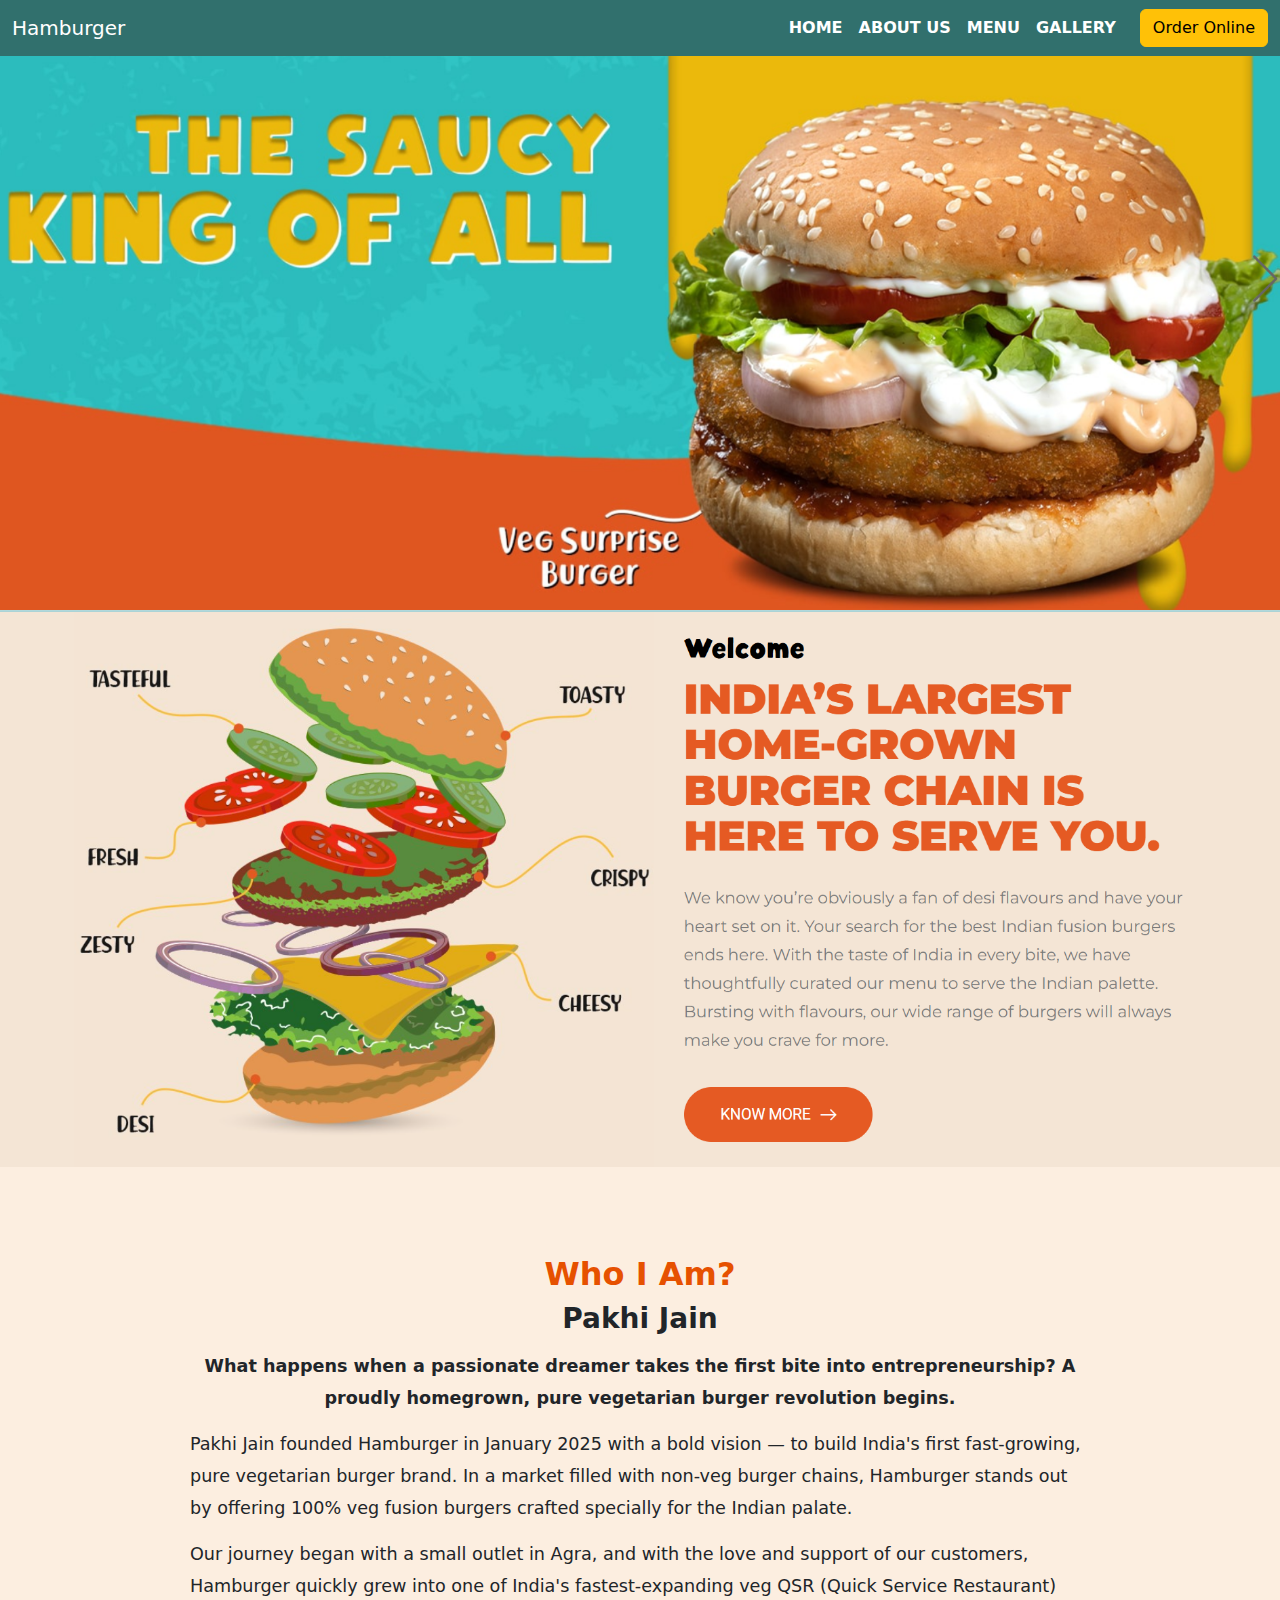
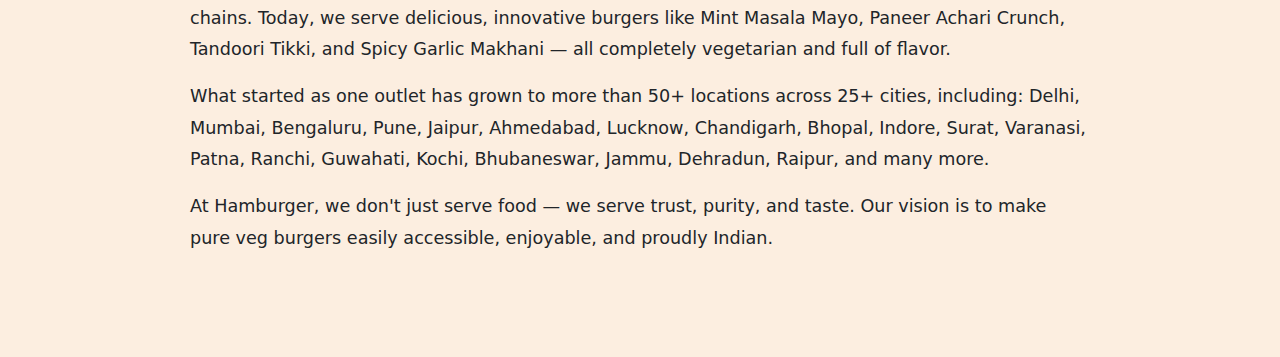
<file: task project 2/indextask.html>
<!DOCTYPE html>
<html lang="en">
<head>
  <meta charset="UTF-8" />
  <meta name="viewport" content="width=device-width, initial-scale=1.0" />
  <title>Hamburger</title>
  <link rel="stylesheet" href="style.css" />
  <link href="https://cdn.jsdelivr.net/npm/bootstrap@5.3.2/dist/css/bootstrap.min.css" rel="stylesheet">
</head>
<body>

  <!-- Navigation Bar -->
  <nav class="navbar navbar-expand-lg navbar-dark custom-navbar">
    <div class="container-fluid">
      <a class="navbar-brand" href="#">Hamburger</a>
      <button class="navbar-toggler" type="button" data-bs-toggle="collapse" data-bs-target="#navbarNav">
        <span class="navbar-toggler-icon"></span>
      </button>
      <div class="collapse navbar-collapse justify-content-end" id="navbarNav">
        <ul class="navbar-nav">
          <li class="nav-item"><a class="nav-link active" href="#">HOME</a></li>
          <li class="nav-item"><a class="nav-link" href="#about">ABOUT US</a></li>
          <li class="nav-item"><a class="nav-link" href="#" onclick="showMenuSection()">MENU</a></li>
          <li class="nav-item"><a class="nav-link" href="gallery.html">GALLERY</a></li>
        </ul>
        <a href="#" class="btn btn-warning ms-3">Order Online</a>
      </div>
    </div>
  </nav>

  <!-- Hero Banner -->
  <section class="hero-banner">
    <img src="burger.png" alt="Veg Surprise Burger" class="img-fluid w-100">
  </section>

  <!-- Info Banner -->
  <section class="info-banner">
    <img src="2img.png" alt="Burger Info" class="img-fluid w-100">
  </section>


  <!-- Hidden Menu Section -->
  <section id="menu-section" class="menu-list-section" style="display: none;">
    <img src="menu.png" alt="Burger Menu List" class="img-fluid w-100">
  </section>

  <!-- About Us Section -->
  <section id="about" class="about-us-section">
    <div class="container py-5">
      <h2 class="text-center text-orange fw-bold">Who I Am?</h2>
      <h3 class="text-center fw-bold">Pakhi Jain</h3>
      <p class="lead text-center mt-3 fw-semibold">
        What happens when a passionate dreamer takes the first bite into entrepreneurship?  
        A proudly homegrown, pure vegetarian burger revolution begins.
      </p>
      <p>
        Pakhi Jain founded Hamburger in January 2025 with a bold vision — to build India's first fast-growing, pure vegetarian burger brand. In a market filled with non-veg burger chains, Hamburger stands out by offering 100% veg fusion burgers crafted specially for the Indian palate.
      </p>
      <p>
        Our journey began with a small outlet in Agra, and with the love and support of our customers, Hamburger quickly grew into one of India's fastest-expanding veg QSR (Quick Service Restaurant) chains. Today, we serve delicious, innovative burgers like Mint Masala Mayo, Paneer Achari Crunch, Tandoori Tikki, and Spicy Garlic Makhani — all completely vegetarian and full of flavor.
      </p>
      <p>
        What started as one outlet has grown to more than 50+ locations across 25+ cities, including:  
        Delhi, Mumbai, Bengaluru, Pune, Jaipur, Ahmedabad, Lucknow, Chandigarh, Bhopal, Indore, Surat, Varanasi, Patna, Ranchi, Guwahati, Kochi, Bhubaneswar, Jammu, Dehradun, Raipur, and many more.
      </p>
      <p>
        At Hamburger, we don't just serve food — we serve trust, purity, and taste. Our vision is to make pure veg burgers easily accessible, enjoyable, and proudly Indian.
      </p>
    </div>
  </section>

  <!-- Bootstrap & Script -->
  <script src="https://cdn.jsdelivr.net/npm/bootstrap@5.3.2/dist/js/bootstrap.bundle.min.js"></script>
  <script>
    function showMenuSection() {
      const menuSection = document.getElementById("menu-section");
      menuSection.style.display = "block";
      menuSection.scrollIntoView({ behavior: "smooth" });
    }
  </script>
</body>
</html>
</file>
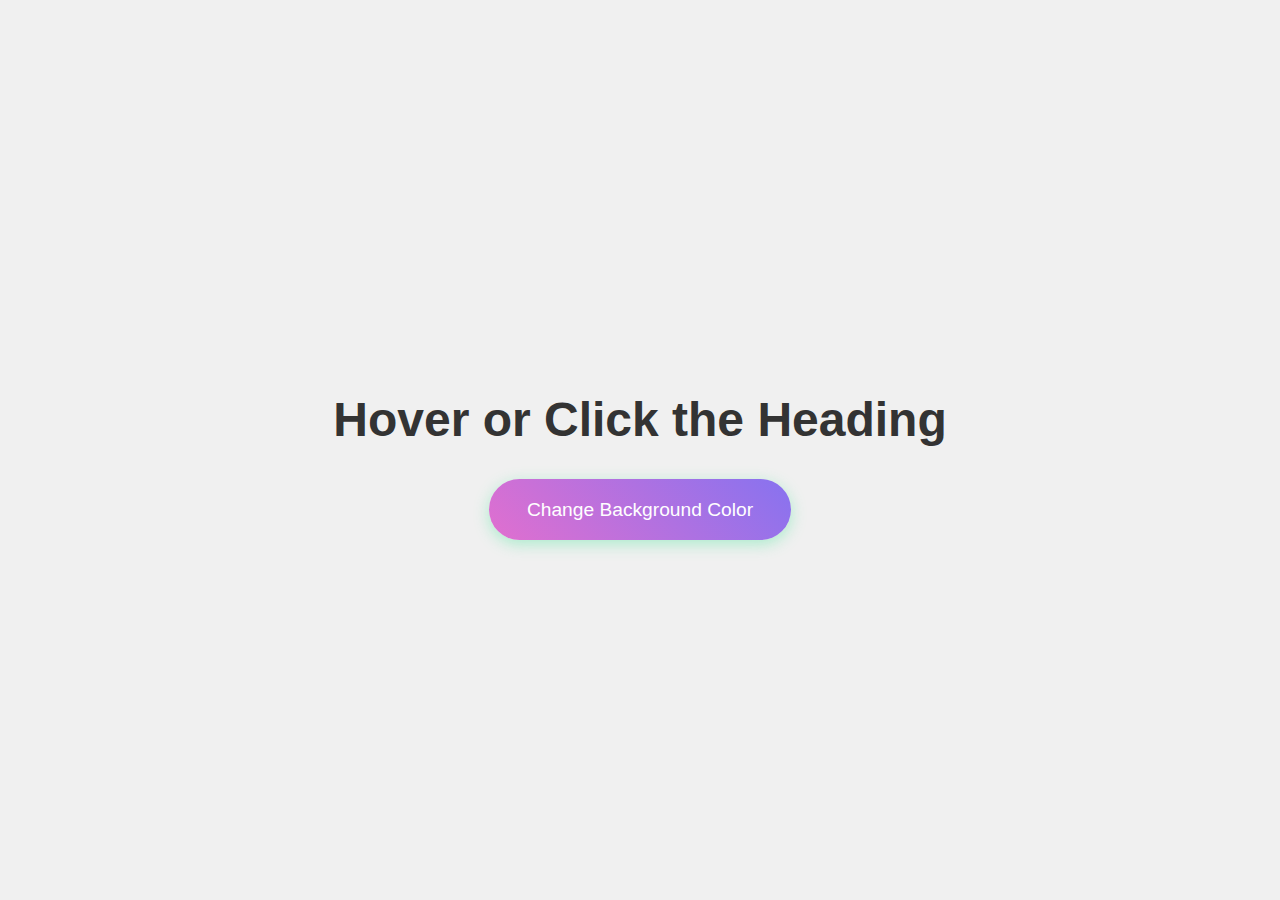
<file: task project 3/javawork.html>
<!DOCTYPE html>
<html lang="en">
<head>
  <meta charset="UTF-8" />
  <meta name="viewport" content="width=device-width, initial-scale=1.0" />
  <title>Interactive Page</title>
  <style>
    body {
      margin: 0;
      padding: 0;
      display: flex;
      flex-direction: column;
      align-items: center;
      justify-content: center;
      height: 100vh;
      background: #f0f0f0;
      transition: background-color 0.3s ease;
      font-family: sans-serif;
    }
    h1 {
      font-size: 3rem;
      color: #333;
      margin-bottom: 2rem;
      transition: color 0.3s, transform 0.3s;
      cursor: pointer;
    }
    button {
      padding: 1em 2em;
      font-size: 1.2rem;
      color: #fff;
      background: linear-gradient(45deg, #ff6ec4, #7873f5, #42e695);
      background-size: 300% 300%;
      border: none;
      border-radius: 50px;
      cursor: pointer;
      transition: transform 0.2s ease, box-shadow 0.3s;
      animation: gradientShift 5s infinite ease alternate;
      box-shadow: 0 4px 15px rgba(66, 230, 149, 0.4);
    }
    @keyframes gradientShift {
      0% { background-position: 0% 50%; }
      50% { background-position: 100% 50%; }
      100% { background-position: 0% 50%; }
    }
    button:hover {
      transform: scale(1.05);
      box-shadow: 0 8px 30px rgba(255, 110, 196, 0.6);
    }
    button:active {
      transform: scale(0.98);
      box-shadow: 0 4px 20px rgba(120, 115, 245, 0.8);
    }
  </style>
</head>
<body>
  <h1 id="title">Hover or Click the Heading</h1>
  <button id="color-btn">Change Background Color</button>

  <script>
    // Random color generators
    function getRandomRGB() {
      const r = Math.floor(Math.random() * 256);
      const g = Math.floor(Math.random() * 256);
      const b = Math.floor(Math.random() * 256);
      return `rgb(${r}, ${g}, ${b})`;
    }

    function getRandomHex() {
      return '#' + Math.floor(Math.random() * 16777215)
                       .toString(16)
                       .padStart(6, '0');
    }

    // Button event: change body background
    const btn = document.getElementById('color-btn');
    btn.addEventListener('click', () => {
      const newColor = getRandomHex();
      document.body.style.backgroundColor = newColor;
    });

    // Heading events: hover & click
    const title = document.getElementById('title');
    title.addEventListener('mouseenter', () => {
      title.style.transform = 'scale(1.1)';
    });
    title.addEventListener('mouseleave', () => {
      title.style.transform = 'scale(1)';
      title.style.color = '#333';
    });
    title.addEventListener('click', () => {
      const newColor = getRandomRGB();
      title.style.color = newColor;
      console.log('Heading clicked, new color:', newColor);
    });
  </script>
</body>
</html>
</file>
<file: task project 2/style.css>
body {
  font-family: 'Segoe UI', sans-serif;
}

.custom-navbar {
  background-color: #31706d;
}

.custom-navbar .nav-link {
  color: #fff;
  font-weight: 600;
}

.custom-navbar .nav-link:hover,
.custom-navbar .nav-link.active {
  color: #ffc107;
}

.hero-banner img,
.info-banner img,
.menu-banner img,
.menu-list-section img {
  width: 100%;
  height: auto;
}

.text-orange {
  color: #e65100;
}

.about-us-section {
  background-color: #fceee0;
  padding: 40px 20px;
  line-height: 1.8;
}

.about-us-section p {
  max-width: 900px;
  margin: 0 auto 15px;
  font-size: 1.1rem;
}
</file>
